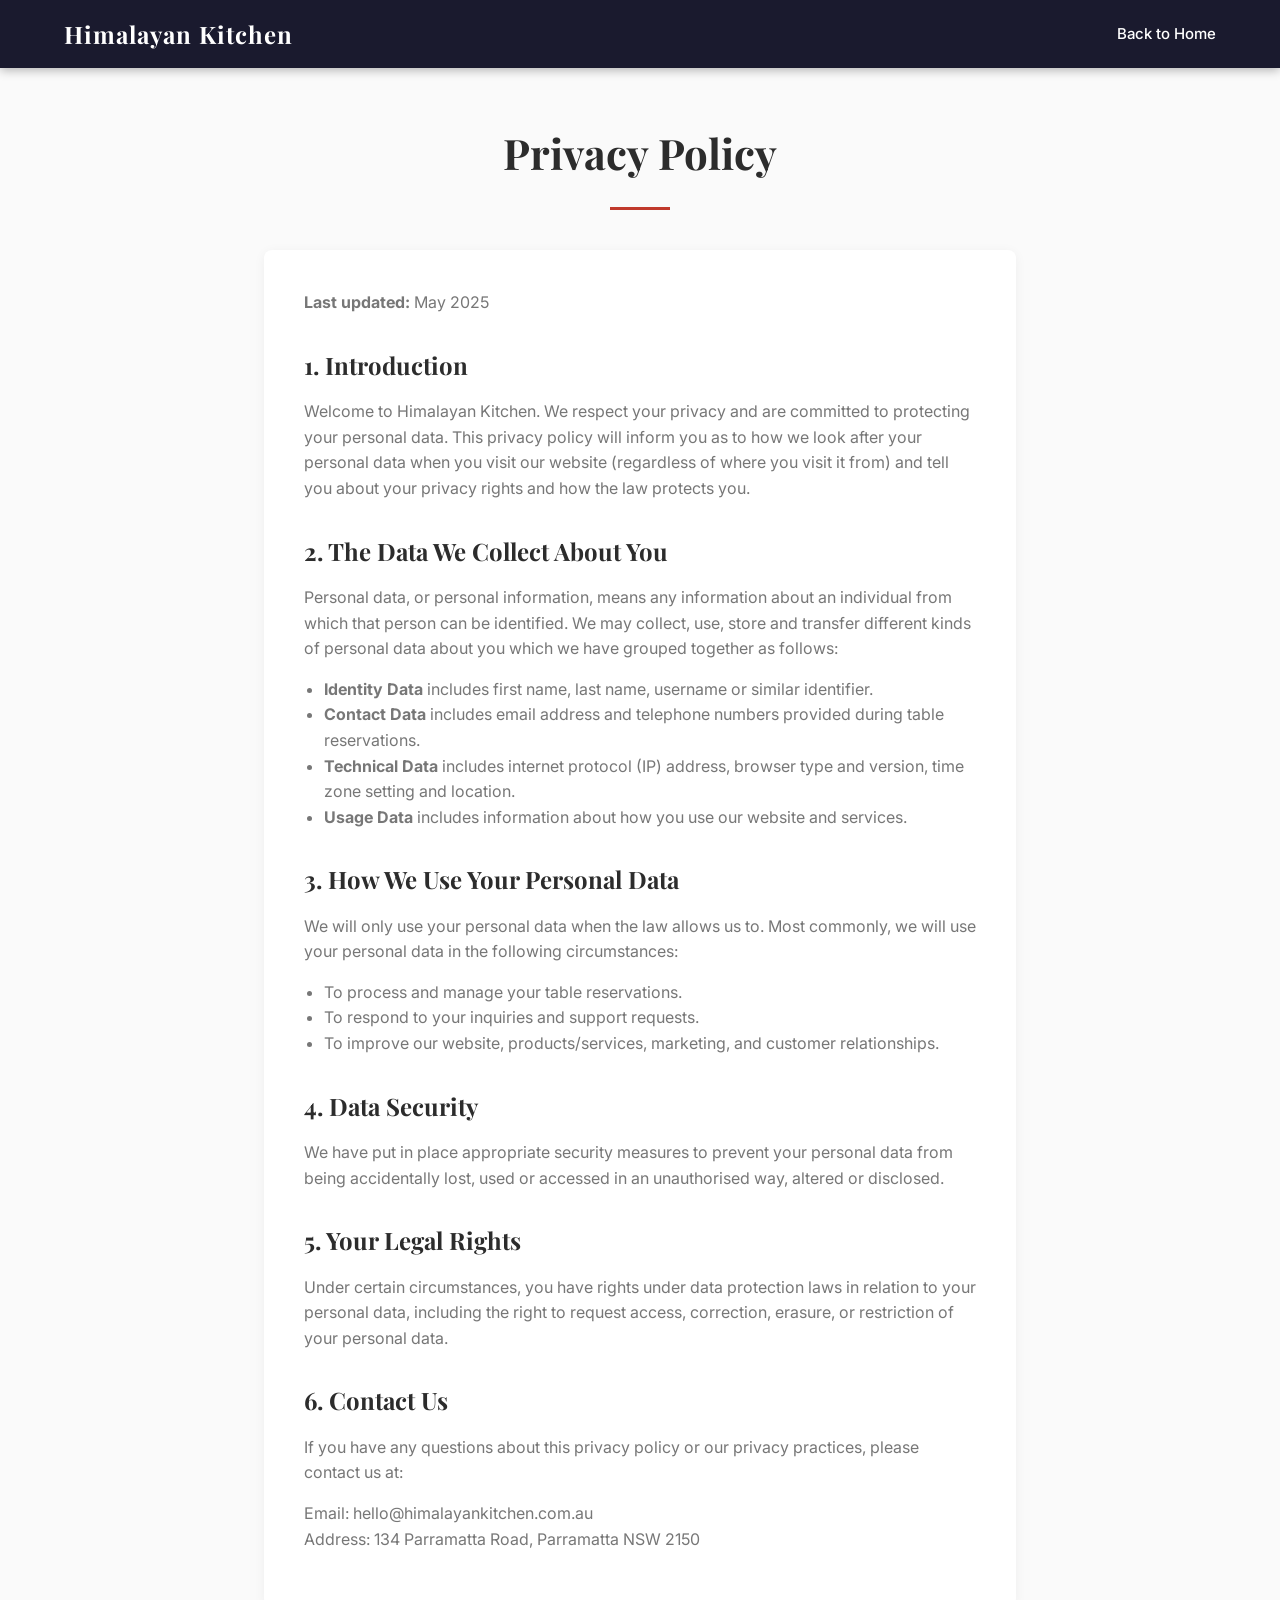
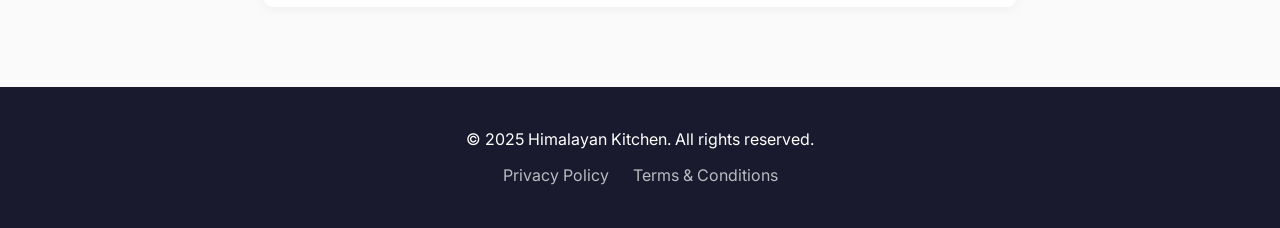
<file: privacy-policy.html>
<!DOCTYPE html>
<html lang="en">
<head>
    <meta charset="UTF-8">
    <meta name="viewport" content="width=device-width, initial-scale=1.0">
    <title>Privacy Policy - Himalayan Kitchen</title>
    <!-- Include basic fonts and styles from index.html -->
    <link href="https://fonts.googleapis.com/css2?family=Playfair+Display:ital,wght@0,400;0,700;1,400&family=Inter:wght@300;400;500;600&display=swap" rel="stylesheet">
    <style>
        :root {
            --primary-red: #C0392B; --dark-red: #922B21; --deep-navy: #1A1A2E; --warm-white: #FAFAFA;
            --text-dark: #2C2C2C; --text-grey: #777777; --border-light: #E8E8E8;
            --font-heading: 'Playfair Display', serif; --font-body: 'Inter', sans-serif;
        }
        * { margin: 0; padding: 0; box-sizing: border-box; }
        body { font-family: var(--font-body); color: var(--text-dark); background-color: var(--warm-white); line-height: 1.6; }
        h1, h2, h3 { font-family: var(--font-heading); font-weight: 700; color: var(--text-dark); }
        .container { max-width: 800px; margin: 0 auto; padding: 120px 24px 80px; }
        
        /* Navbar */
        nav { position: fixed; top: 0; width: 100%; z-index: 1000; background-color: var(--deep-navy); padding: 15px 0; box-shadow: 0 2px 10px rgba(0,0,0,0.3); }
        .nav-container { max-width: 1200px; margin: 0 auto; padding: 0 24px; display: flex; justify-content: space-between; align-items: center; }
        .logo { color: #FFFFFF; font-size: 24px; text-decoration: none; letter-spacing: 1px; font-family: var(--font-heading); font-weight: 700;}
        .nav-links { display: flex; list-style: none; gap: 32px; }
        .nav-links a { color: #FFFFFF; text-decoration: none; font-weight: 500; font-size: 15px; transition: color 0.3s; }
        .nav-links a:hover { color: var(--primary-red); }

        /* Content Styling */
        .page-title { font-size: 42px; text-align: center; margin-bottom: 20px; }
        .title-underline { width: 60px; height: 3px; background-color: var(--primary-red); margin: 0 auto 40px auto; }
        .content-box { background: #FFFFFF; padding: 40px; border-radius: 8px; box-shadow: 0 2px 12px rgba(0,0,0,0.05); }
        .content-box h2 { font-size: 24px; margin-top: 30px; margin-bottom: 15px; }
        .content-box p { color: var(--text-grey); margin-bottom: 15px; }
        .content-box ul { color: var(--text-grey); margin-bottom: 15px; padding-left: 20px; }

        /* Footer */
        footer { background-color: var(--deep-navy); color: #FFFFFF; padding: 40px 24px; text-align: center; }
        .footer-links a { color: rgba(255,255,255,0.7); text-decoration: none; margin: 0 10px; transition: color 0.3s; }
        .footer-links a:hover { color: var(--primary-red); }

        @media (max-width: 768px) {
            .nav-links { display: none; }
            .content-box { padding: 24px; }
            .page-title { font-size: 32px; }
        }
    </style>
</head>
<body>
    <nav>
        <div class="nav-container">
            <a href="index.html" class="logo">Himalayan Kitchen</a>
            <ul class="nav-links">
                <li><a href="index.html">Back to Home</a></li>
            </ul>
        </div>
    </nav>

    <main class="container">
        <h1 class="page-title">Privacy Policy</h1>
        <div class="title-underline"></div>
        
        <div class="content-box">
            <p><strong>Last updated:</strong> May 2025</p>
            
            <h2>1. Introduction</h2>
            <p>Welcome to Himalayan Kitchen. We respect your privacy and are committed to protecting your personal data. This privacy policy will inform you as to how we look after your personal data when you visit our website (regardless of where you visit it from) and tell you about your privacy rights and how the law protects you.</p>
            
            <h2>2. The Data We Collect About You</h2>
            <p>Personal data, or personal information, means any information about an individual from which that person can be identified. We may collect, use, store and transfer different kinds of personal data about you which we have grouped together as follows:</p>
            <ul>
                <li><strong>Identity Data</strong> includes first name, last name, username or similar identifier.</li>
                <li><strong>Contact Data</strong> includes email address and telephone numbers provided during table reservations.</li>
                <li><strong>Technical Data</strong> includes internet protocol (IP) address, browser type and version, time zone setting and location.</li>
                <li><strong>Usage Data</strong> includes information about how you use our website and services.</li>
            </ul>

            <h2>3. How We Use Your Personal Data</h2>
            <p>We will only use your personal data when the law allows us to. Most commonly, we will use your personal data in the following circumstances:</p>
            <ul>
                <li>To process and manage your table reservations.</li>
                <li>To respond to your inquiries and support requests.</li>
                <li>To improve our website, products/services, marketing, and customer relationships.</li>
            </ul>

            <h2>4. Data Security</h2>
            <p>We have put in place appropriate security measures to prevent your personal data from being accidentally lost, used or accessed in an unauthorised way, altered or disclosed.</p>

            <h2>5. Your Legal Rights</h2>
            <p>Under certain circumstances, you have rights under data protection laws in relation to your personal data, including the right to request access, correction, erasure, or restriction of your personal data.</p>

            <h2>6. Contact Us</h2>
            <p>If you have any questions about this privacy policy or our privacy practices, please contact us at:</p>
            <p>Email: hello@himalayankitchen.com.au<br>
               Address: 134 Parramatta Road, Parramatta NSW 2150</p>
        </div>
    </main>

    <footer>
        <p>&copy; 2025 Himalayan Kitchen. All rights reserved.</p>
        <div class="footer-links" style="margin-top: 10px;">
            <a href="privacy-policy.html">Privacy Policy</a>
            <a href="terms-conditions.html">Terms & Conditions</a>
        </div>
    </footer>
</body>
</html>
</file>
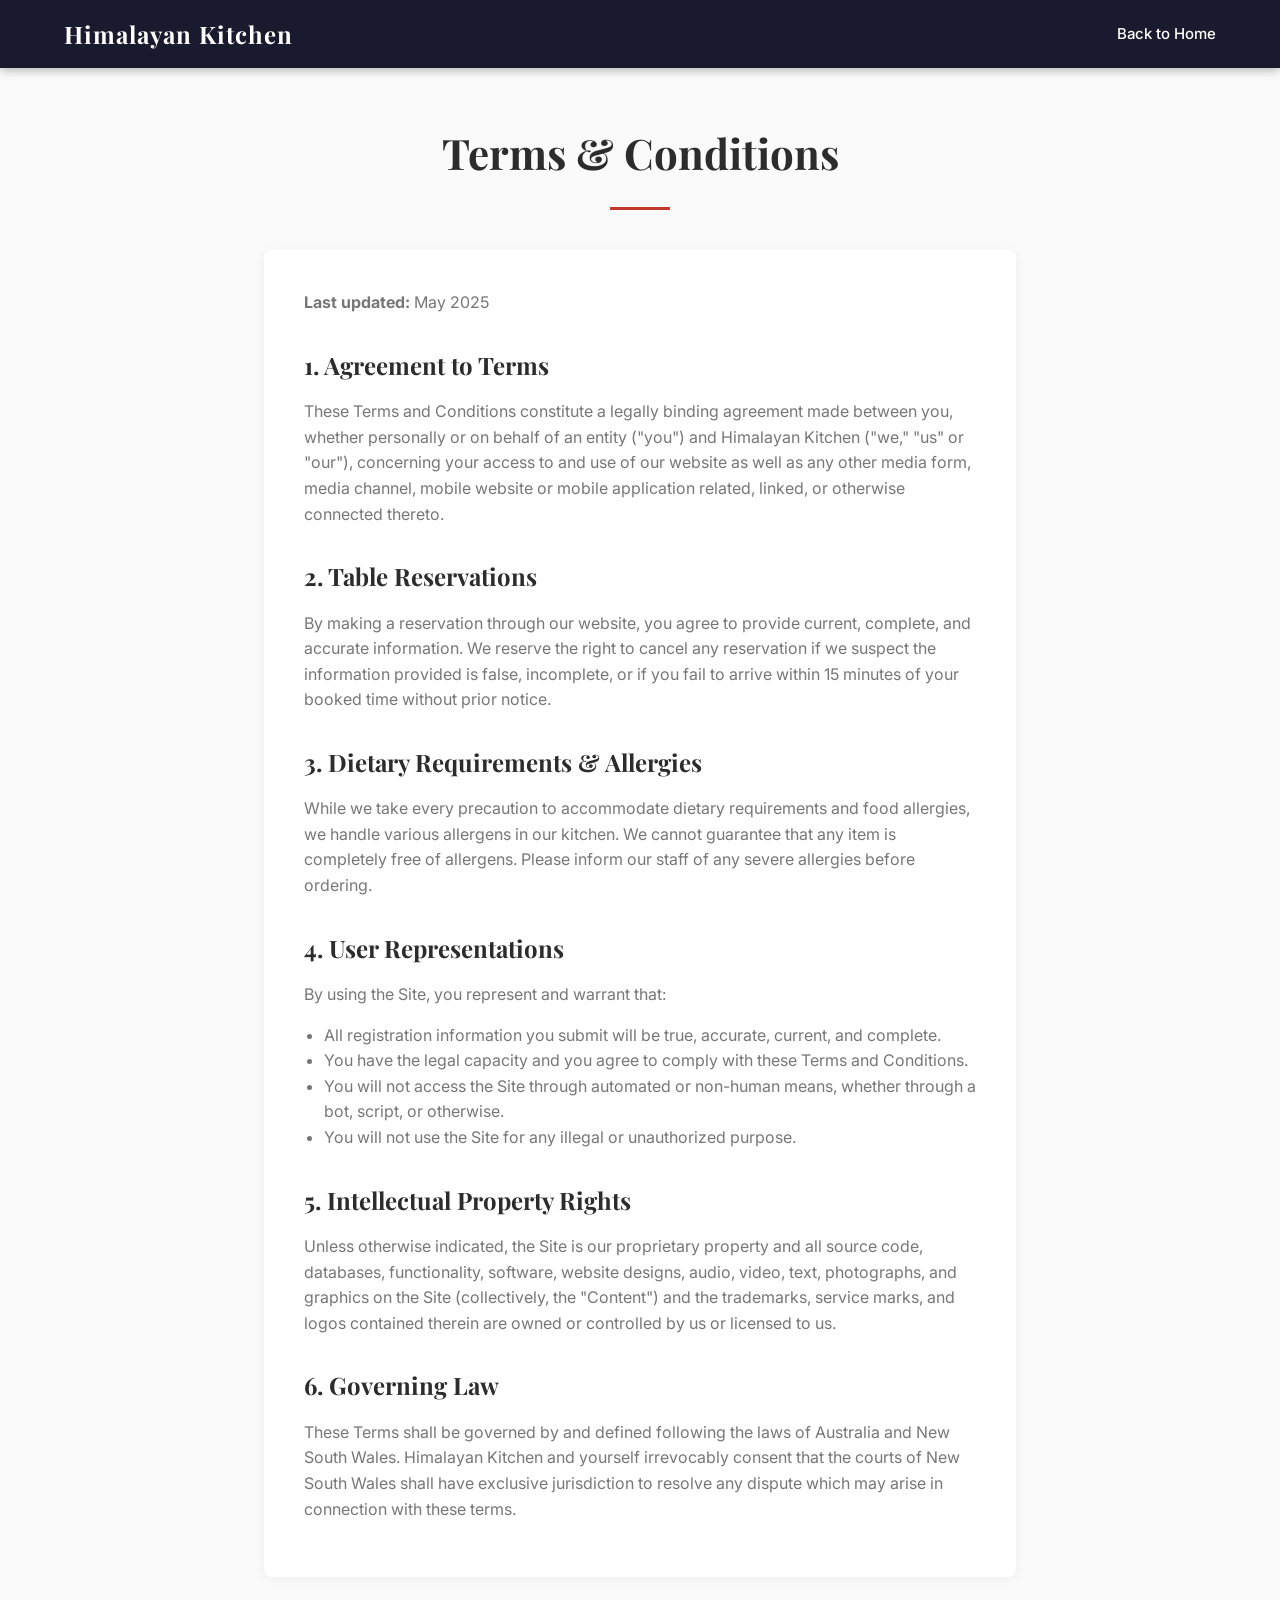
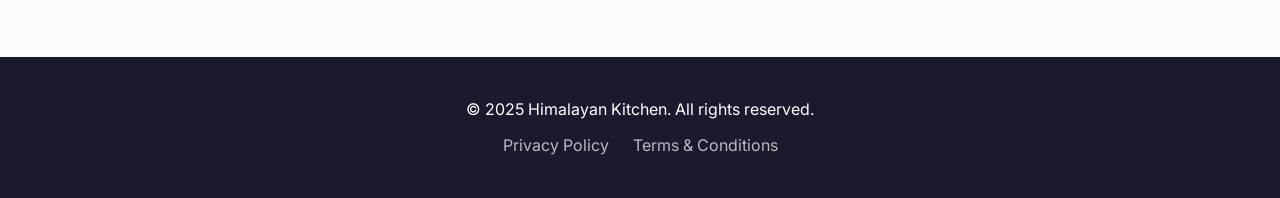
<file: terms-conditions.html>
<!DOCTYPE html>
<html lang="en">
<head>
    <meta charset="UTF-8">
    <meta name="viewport" content="width=device-width, initial-scale=1.0">
    <title>Terms & Conditions - Himalayan Kitchen</title>
    <link href="https://fonts.googleapis.com/css2?family=Playfair+Display:ital,wght@0,400;0,700;1,400&family=Inter:wght@300;400;500;600&display=swap" rel="stylesheet">
    <style>
        :root {
            --primary-red: #C0392B; --dark-red: #922B21; --deep-navy: #1A1A2E; --warm-white: #FAFAFA;
            --text-dark: #2C2C2C; --text-grey: #777777; --border-light: #E8E8E8;
            --font-heading: 'Playfair Display', serif; --font-body: 'Inter', sans-serif;
        }
        * { margin: 0; padding: 0; box-sizing: border-box; }
        body { font-family: var(--font-body); color: var(--text-dark); background-color: var(--warm-white); line-height: 1.6; }
        h1, h2, h3 { font-family: var(--font-heading); font-weight: 700; color: var(--text-dark); }
        .container { max-width: 800px; margin: 0 auto; padding: 120px 24px 80px; }
        
        nav { position: fixed; top: 0; width: 100%; z-index: 1000; background-color: var(--deep-navy); padding: 15px 0; box-shadow: 0 2px 10px rgba(0,0,0,0.3); }
        .nav-container { max-width: 1200px; margin: 0 auto; padding: 0 24px; display: flex; justify-content: space-between; align-items: center; }
        .logo { color: #FFFFFF; font-size: 24px; text-decoration: none; letter-spacing: 1px; font-family: var(--font-heading); font-weight: 700;}
        .nav-links { display: flex; list-style: none; gap: 32px; }
        .nav-links a { color: #FFFFFF; text-decoration: none; font-weight: 500; font-size: 15px; transition: color 0.3s; }
        .nav-links a:hover { color: var(--primary-red); }

        .page-title { font-size: 42px; text-align: center; margin-bottom: 20px; }
        .title-underline { width: 60px; height: 3px; background-color: var(--primary-red); margin: 0 auto 40px auto; }
        .content-box { background: #FFFFFF; padding: 40px; border-radius: 8px; box-shadow: 0 2px 12px rgba(0,0,0,0.05); }
        .content-box h2 { font-size: 24px; margin-top: 30px; margin-bottom: 15px; }
        .content-box p { color: var(--text-grey); margin-bottom: 15px; }
        .content-box ul { color: var(--text-grey); margin-bottom: 15px; padding-left: 20px; }

        footer { background-color: var(--deep-navy); color: #FFFFFF; padding: 40px 24px; text-align: center; }
        .footer-links a { color: rgba(255,255,255,0.7); text-decoration: none; margin: 0 10px; transition: color 0.3s; }
        .footer-links a:hover { color: var(--primary-red); }

        @media (max-width: 768px) {
            .nav-links { display: none; }
            .content-box { padding: 24px; }
            .page-title { font-size: 32px; }
        }
    </style>
</head>
<body>
    <nav>
        <div class="nav-container">
            <a href="index.html" class="logo">Himalayan Kitchen</a>
            <ul class="nav-links">
                <li><a href="index.html">Back to Home</a></li>
            </ul>
        </div>
    </nav>

    <main class="container">
        <h1 class="page-title">Terms & Conditions</h1>
        <div class="title-underline"></div>
        
        <div class="content-box">
            <p><strong>Last updated:</strong> May 2025</p>
            
            <h2>1. Agreement to Terms</h2>
            <p>These Terms and Conditions constitute a legally binding agreement made between you, whether personally or on behalf of an entity ("you") and Himalayan Kitchen ("we," "us" or "our"), concerning your access to and use of our website as well as any other media form, media channel, mobile website or mobile application related, linked, or otherwise connected thereto.</p>
            
            <h2>2. Table Reservations</h2>
            <p>By making a reservation through our website, you agree to provide current, complete, and accurate information. We reserve the right to cancel any reservation if we suspect the information provided is false, incomplete, or if you fail to arrive within 15 minutes of your booked time without prior notice.</p>

            <h2>3. Dietary Requirements & Allergies</h2>
            <p>While we take every precaution to accommodate dietary requirements and food allergies, we handle various allergens in our kitchen. We cannot guarantee that any item is completely free of allergens. Please inform our staff of any severe allergies before ordering.</p>

            <h2>4. User Representations</h2>
            <p>By using the Site, you represent and warrant that:</p>
            <ul>
                <li>All registration information you submit will be true, accurate, current, and complete.</li>
                <li>You have the legal capacity and you agree to comply with these Terms and Conditions.</li>
                <li>You will not access the Site through automated or non-human means, whether through a bot, script, or otherwise.</li>
                <li>You will not use the Site for any illegal or unauthorized purpose.</li>
            </ul>

            <h2>5. Intellectual Property Rights</h2>
            <p>Unless otherwise indicated, the Site is our proprietary property and all source code, databases, functionality, software, website designs, audio, video, text, photographs, and graphics on the Site (collectively, the "Content") and the trademarks, service marks, and logos contained therein are owned or controlled by us or licensed to us.</p>

            <h2>6. Governing Law</h2>
            <p>These Terms shall be governed by and defined following the laws of Australia and New South Wales. Himalayan Kitchen and yourself irrevocably consent that the courts of New South Wales shall have exclusive jurisdiction to resolve any dispute which may arise in connection with these terms.</p>
        </div>
    </main>

    <footer>
        <p>&copy; 2025 Himalayan Kitchen. All rights reserved.</p>
        <div class="footer-links" style="margin-top: 10px;">
            <a href="privacy-policy.html">Privacy Policy</a>
            <a href="terms-conditions.html">Terms & Conditions</a>
        </div>
    </footer>
</body>
</html>
</file>
